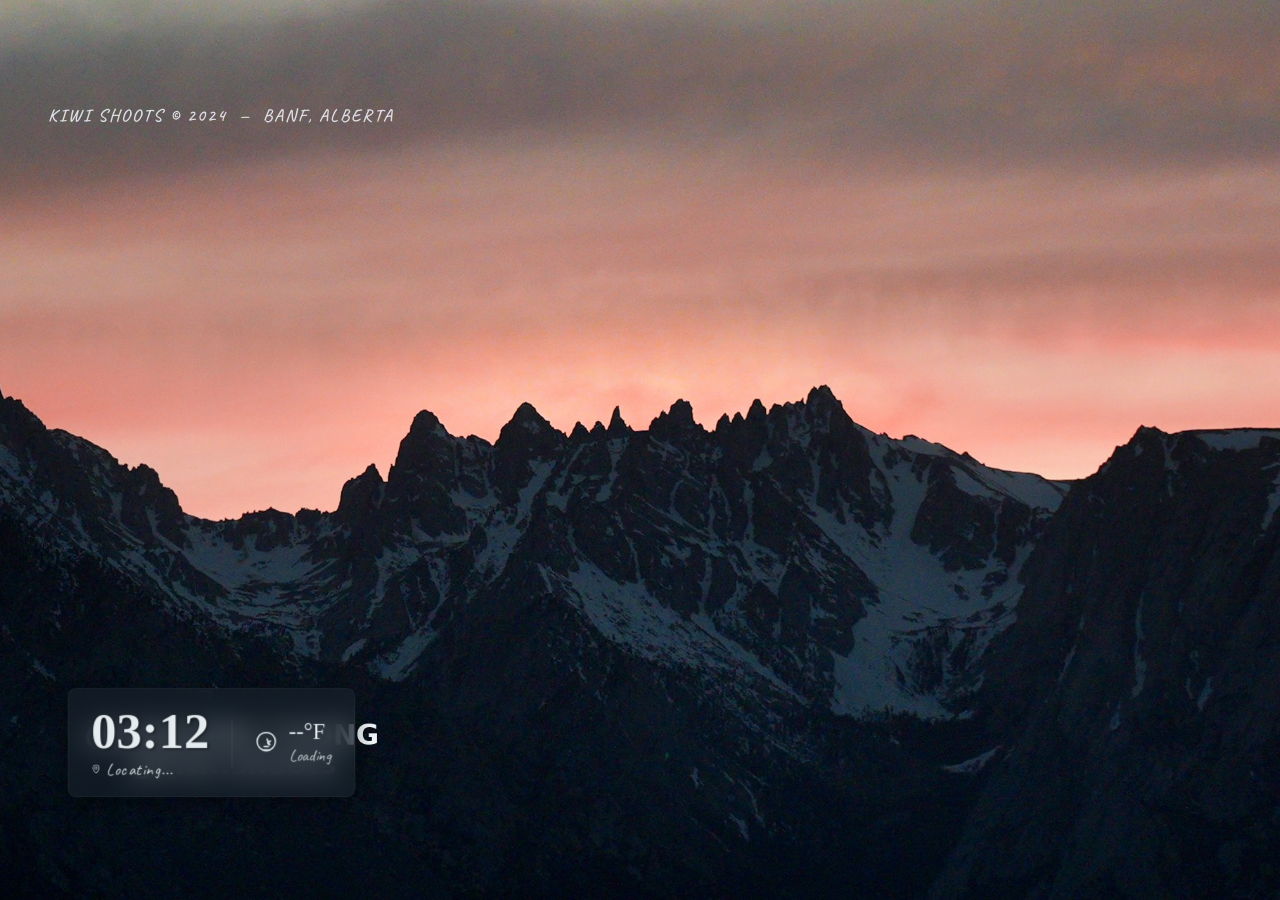
<file: index.html>
<!DOCTYPE html>
<html lang="en">

<head>
    <meta charset="UTF-8">
    <meta name="viewport" content="width=device-width, initial-scale=1.0">
    <title>Kiwi Shoots - Photography Portfolio</title>
    <meta name="description" content="Showcase of stunning photography with a rotating gallery.">
    <link rel="preconnect" href="https://fonts.googleapis.com">
    <link rel="preconnect" href="https://fonts.gstatic.com" crossorigin>
    <link href="https://fonts.googleapis.com/css2?family=Caveat:wght@400;600;700&family=Permanent+Marker&display=swap"
        rel="stylesheet">
    <link rel="stylesheet" href="style.css">
</head>

<body>
    <div id="bg-container">
        <!-- Background images injected via JS -->
    </div>

    <nav id="navbar" class="hidden">
        <div class="logo">Kiwi shoots</div>
        <div class="nav-links">
            <a href="index.html" class="active">Home</a>
            <a href="gallery.html">Gallery</a>
            <a href="contact.html">Contact/Prints</a>
        </div>
        <div class="nav-icons">
            <!-- Shopping bag removed -->
        </div>
    </nav>

    <div id="widget">
        <div class="time-container">
            <h1 id="clock">--:--</h1>
            <p id="location-text">
                <svg id="pin-icon" xmlns="http://www.w3.org/2000/svg" width="14" height="14" fill="currentColor"
                    viewBox="0 0 256 256">
                    <path
                        d="M128,64a40,40,0,1,0,40,40A40,40,0,0,0,128,64Zm0,64a24,24,0,1,1,24-24A24,24,0,0,1,128,128Zm0-112a88.1,88.1,0,0,0-88,88c0,31.4,14.51,64.41,42.29,96.25,23.36,26.78,41.44,39.63,42.1,40.09a8,8,0,0,0,9.22,0c.66-.46,18.74-13.31,42.1-40.09C203.49,168.41,216,135.4,216,104A88.1,88.1,0,0,0,128,16Zm0,210.63c-16.22-12.72-72-59.51-72-122.63a72,72,0,0,1,144,0C200,167.14,144.22,213.91,128,226.63Z">
                    </path>
                </svg>
                <span id="loc-name">Locating...</span>
            </p>
        </div>
        <div class="divider"></div>
        <div class="weather-container">
            <svg id="weather-icon" xmlns="http://www.w3.org/2000/svg" width="32" height="32" fill="currentColor"
                viewBox="0 0 256 256">
                <path
                    d="M160,208a8,8,0,0,1-8,8H104a8,8,0,0,1,0-16h48A8,8,0,0,1,160,208Zm-8-48H104a8,8,0,0,0,0,16h48a8,8,0,0,0,0-16Zm21.6-47c-5.26,3.06-8,9.75-6.84,15.65.65,3.31,2.5,9,8,13.88a8,8,0,0,1-5.32,14C154.55,156.45,142.3,144,136,128a8,8,0,0,1,14.8-6.09,24,24,0,0,0,5.85,7.91,4,4,0,0,0-4-6.84c-13.43-8-27-28-21.73-44a8,8,0,1,1,15.2,5.1c-1.39,4.2.14,10.62,5.74,15.68A27.24,27.24,0,0,0,168,103,8,8,0,1,1,173.6,113ZM240,112A112,112,0,1,1,128,0,112.13,112.13,0,0,1,240,112Zm-16,0a96,96,0,1,0-96,96A96.11,96.11,0,0,0,224,112Z">
                </path>
            </svg>
            <div class="weather-info">
                <span id="weather-temp">--°F</span>
                <span id="weather-desc">Loading</span>
            </div>
        </div>
    </div>

    <div id="photo-info">SLEEPY WINTER SERIES &copy; 2024</div>



    <script src="script.js"></script>
</body>

</html>
</file>
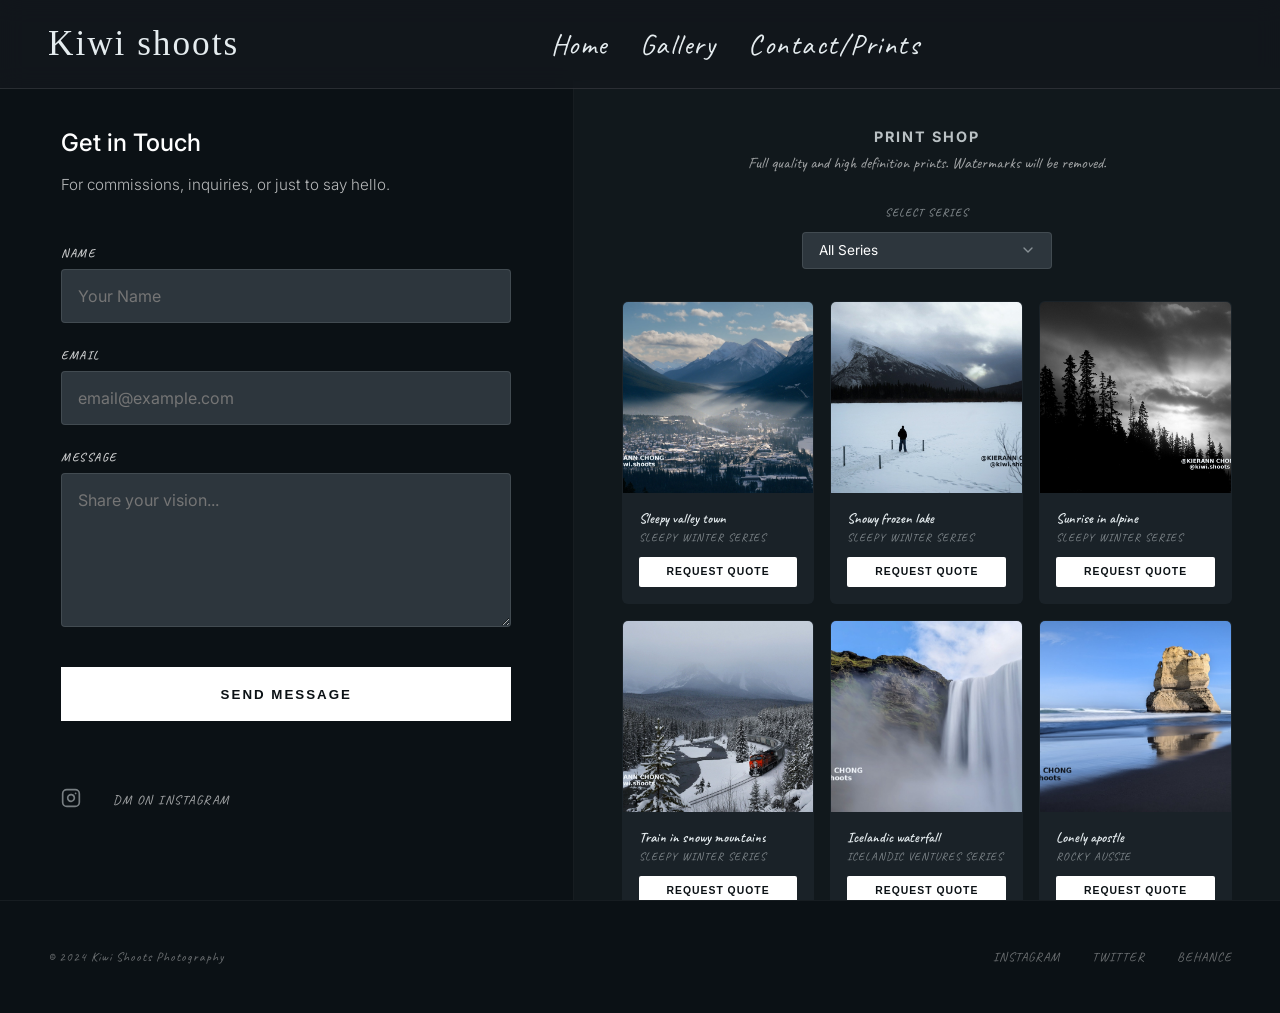
<file: contact.html>
<!DOCTYPE html>
<html lang="en">
<head>
    <meta charset="UTF-8">
    <meta name="viewport" content="width=device-width, initial-scale=1.0">
    <title>Contact & Prints - Kiwi Shoots</title>
    <link rel="preconnect" href="https://fonts.googleapis.com">
    <link rel="preconnect" href="https://fonts.gstatic.com" crossorigin>
    <link href="https://fonts.googleapis.com/css2?family=Caveat:wght@400;600;700&family=Permanent+Marker&family=Inter:wght@300;400;500;600;700&display=swap" rel="stylesheet">
    <link rel="stylesheet" href="style.css">
    <link rel="stylesheet" href="contact.css">
</head>
<body>
    <nav id="navbar">
        <div class="logo">Kiwi shoots</div>
        <div class="nav-links">
            <a href="index.html">Home</a>
            <a href="gallery.html">Gallery</a>
            <a href="contact.html" class="active">Contact/Prints</a>
        </div>
        <div class="nav-icons">
            <!-- Shopping bag removed as per request -->
        </div>
    </nav>

    <main class="contact-container">
        <!-- Left: Contact Form -->
        <section class="contact-left">
            <div class="contact-form-wrapper">
                <header class="section-header">
                    <h2 class="section-tag">Get in Touch</h2>
                    <p class="section-desc">For commissions, inquiries, or just to say hello.</p>
                </header>

                <form id="quote-form" class="quote-form" action="https://formspree.io/f/mgorvqad" method="POST">
                    <div class="form-group">
                        <label for="name">NAME</label>
                        <input type="text" id="name" name="name" placeholder="Your Name" required>
                    </div>
                    <div class="form-group">
                        <label for="email">EMAIL</label>
                        <input type="email" id="email" name="_replyto" placeholder="email@example.com" required>
                    </div>
                    <div class="form-group">
                        <label for="message">MESSAGE</label>
                        <textarea id="message" name="message" rows="6" placeholder="Share your vision..." required></textarea>
                    </div>
                    <!-- Anti-spam hidden field -->
                    <input type="text" name="_gotcha" style="display:none">
                    <button type="submit" class="submit-btn" id="submit-btn">SEND MESSAGE</button>
                    <div id="form-status" class="form-status"></div>
                </form>

                <footer class="social-links">
                    <div class="social-share-icon">
                        <svg width="20" height="20" viewBox="0 0 24 24" fill="none" stroke="currentColor" stroke-width="2" stroke-linecap="round" stroke-linejoin="round" class="instagram-icon">
                          <rect x="2" y="2" width="20" height="20" rx="5" ry="5"></rect>
                          <path d="M16 11.37A4 4 0 1 1 12.63 8 4 4 0 0 1 16 11.37z"></path>
                          <line x1="17.5" y1="6.5" x2="17.51" y2="6.5"></line>
                        </svg>
                    </div>
                    <a href="https://ig.me/m/shoots.kiwi" target="_blank" class="social-link dm-btn">DM ON INSTAGRAM</a>
                </footer>
            </div>
        </section>

        <!-- Right: Print Exhibition -->
        <section class="contact-right">
            <div class="exhibition-wrapper">
                <header class="exhibition-header">
                    <h2 class="exhibition-tag">Print Shop</h2>
                    <p class="exhibition-desc">Full quality and high definition prints. Watermarks will be removed.</p>
                </header>

                <div class="series-selector">
                    <label for="series-dropdown">SELECT SERIES</label>
                    <div class="dropdown-wrapper">
                        <select id="series-dropdown">
                            <option value="all">All Series</option>
                            <!-- Options populated via JS -->
                        </select>
                        <div class="dropdown-icon">
                            <svg xmlns="http://www.w3.org/2000/svg" width="16" height="16" viewBox="0 0 24 24" fill="none" stroke="currentColor" stroke-width="2" stroke-linecap="round" stroke-linejoin="round"><path d="m6 9 6 6 6-6"/></svg>
                        </div>
                    </div>
                </div>

                <div id="prints-grid" class="prints-grid">
                    <!-- Photo cards injected via JS -->
                    <div class="loading-indicator">Loading collection...</div>
                </div>
            </div>
        </section>
    </main>

    <footer class="main-footer">
        <div class="footer-left">&copy; 2024 Kiwi Shoots Photography</div>
        <div class="footer-links">
            <a href="#">INSTAGRAM</a>
            <a href="#">TWITTER</a>
            <a href="#">BEHANCE</a>
        </div>
    </footer>

    <script src="contact.js"></script>
</body>
</html>
</file>
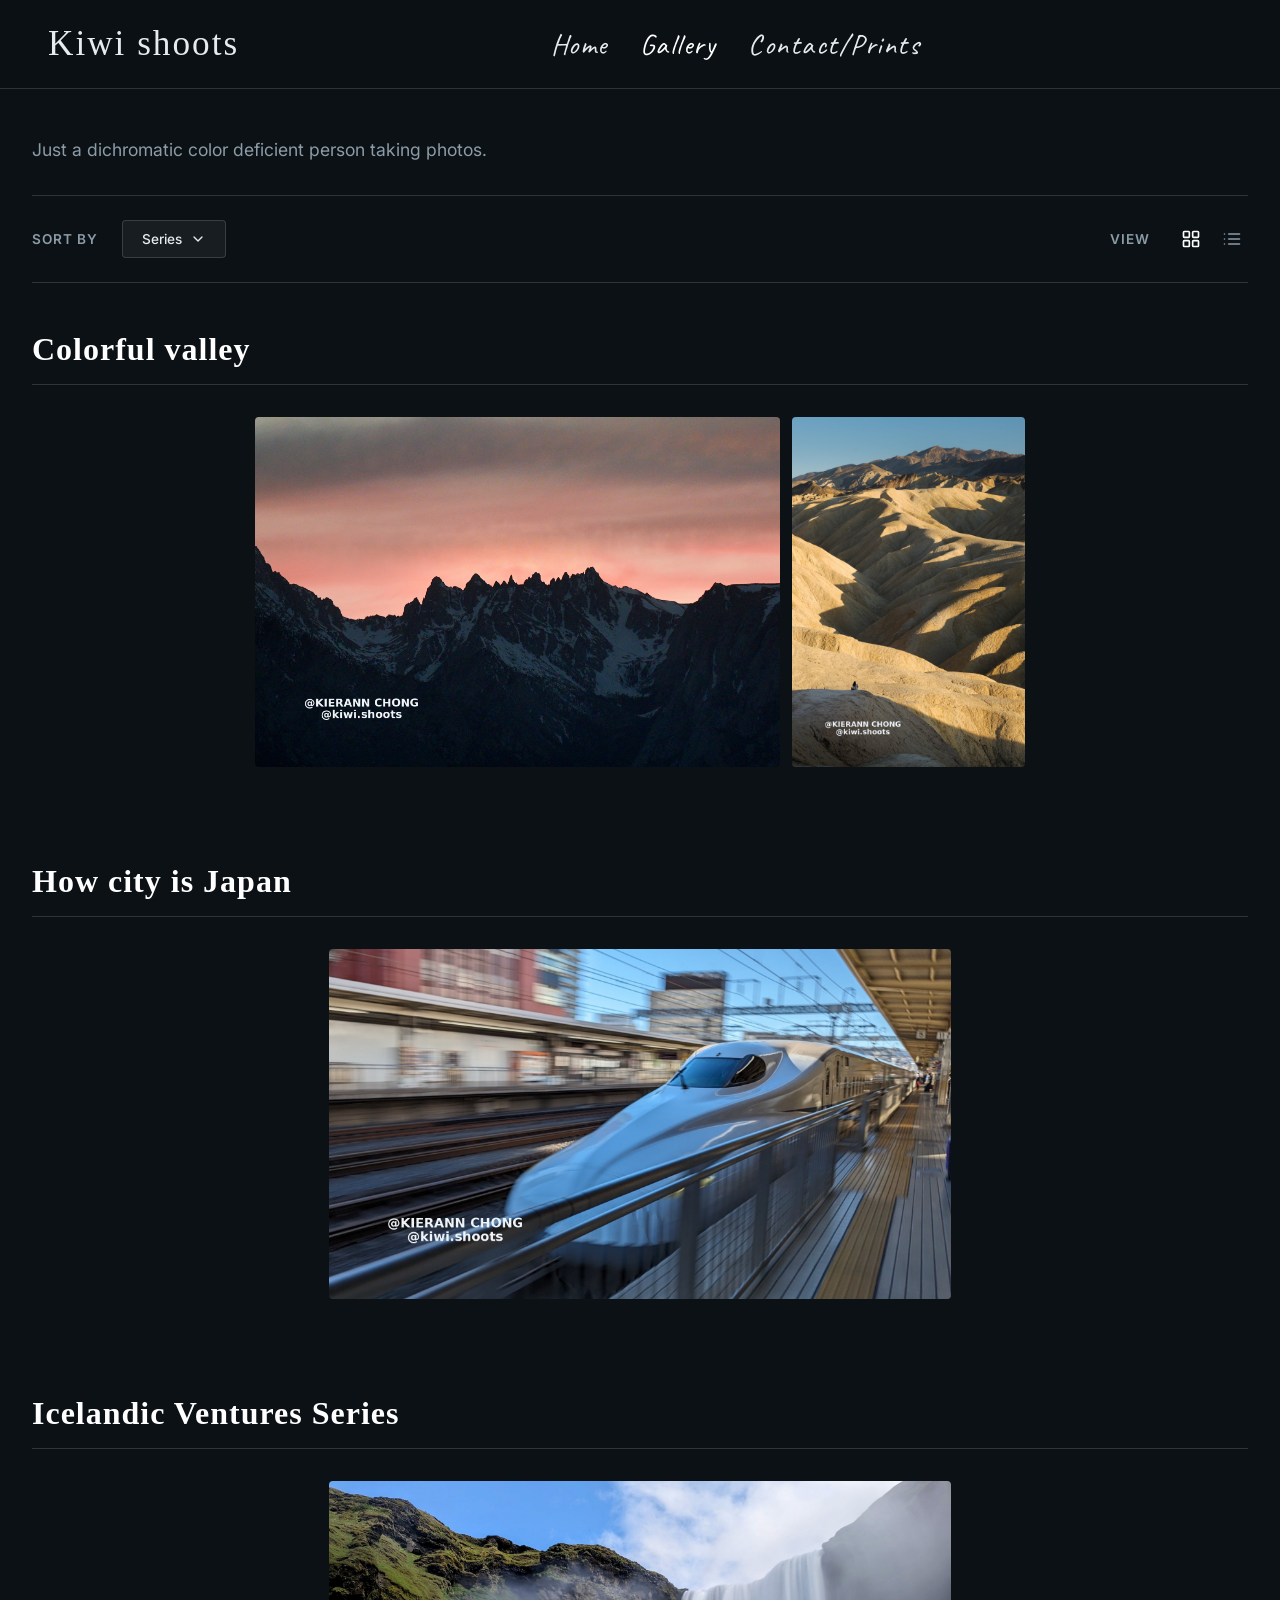
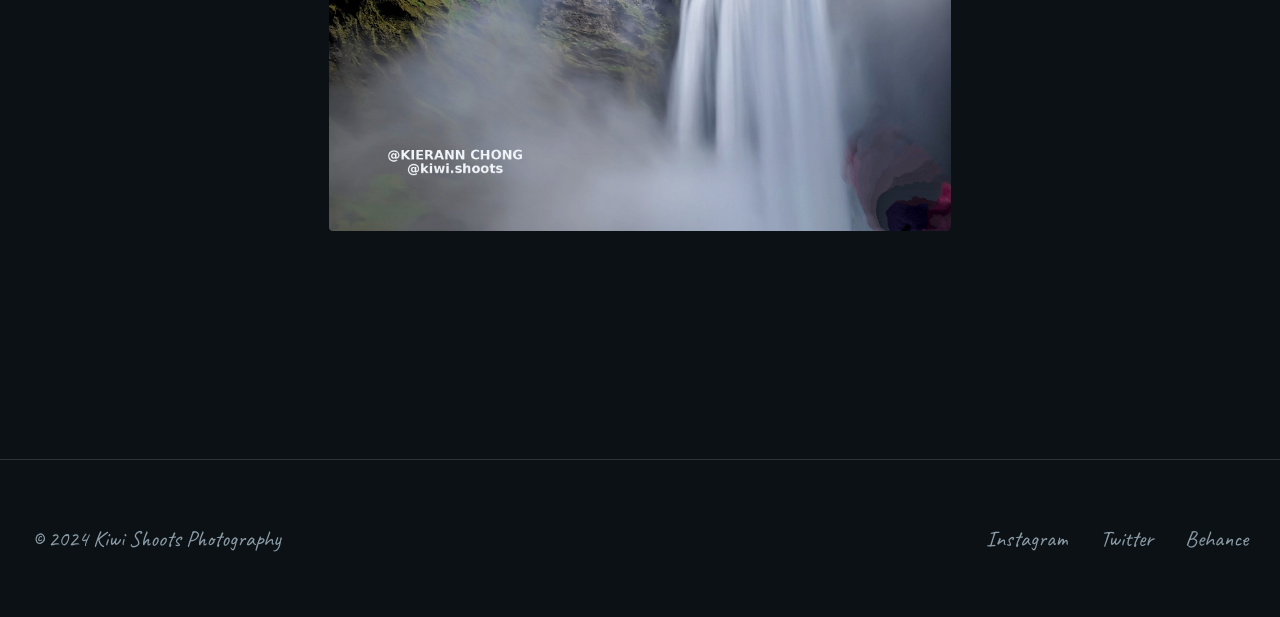
<file: gallery.html>
<!DOCTYPE html>
<html lang="en">

<head>
    <meta charset="UTF-8">
    <meta name="viewport" content="width=device-width, initial-scale=1.0">
    <title>Gallery - Kiwi Shoots</title>
    <meta name="description" content="A curated exploration of light, shadow, and the silent narratives found within the natural and built world.">
    <link rel="preconnect" href="https://fonts.googleapis.com">
    <link rel="preconnect" href="https://fonts.gstatic.com" crossorigin>
    <link href="https://fonts.googleapis.com/css2?family=Caveat:wght@400;600;700&family=Permanent+Marker&family=Inter:wght@300;400;500;600;700&display=swap" rel="stylesheet">
    <link rel="stylesheet" href="style.css">
    <link rel="stylesheet" href="gallery.css">
</head>

<body>
    <nav id="navbar">
        <div class="logo">Kiwi shoots</div>
        <div class="nav-links">
            <a href="index.html">Home</a>
            <a href="gallery.html" class="active">Gallery</a>
            <a href="contact.html">Contact/Prints</a>
        </div>
        <div class="nav-icons">
            <!-- Shopping bag removed -->
        </div>
    </nav>

    <main class="gallery-page-container">
        <header class="gallery-header">
            <p class="gallery-subtitle">Just a dichromatic color deficient person taking photos.</p>
        </header>

        <div class="gallery-controls">
            <div class="control-group sort-group">
                <span class="control-label">SORT BY</span>
                <div class="control-dropdowns">
                    <button class="dropdown-btn" id="sort-btn">Series <svg xmlns="http://www.w3.org/2000/svg" width="16" height="16" viewBox="0 0 24 24" fill="none" stroke="currentColor" stroke-width="2" stroke-linecap="round" stroke-linejoin="round"><path d="m6 9 6 6 6-6"/></svg></button>
                </div>
            </div>
            
            <div class="control-group view-group">
                <span class="control-label">VIEW</span>
                <div class="view-toggles">
                    <button class="view-btn active" title="Justified Grid">
                        <svg xmlns="http://www.w3.org/2000/svg" width="20" height="20" viewBox="0 0 24 24" fill="none" stroke="currentColor" stroke-width="2" stroke-linecap="round" stroke-linejoin="round"><rect width="7" height="7" x="3" y="3" rx="1"/><rect width="7" height="7" x="14" y="3" rx="1"/><rect width="7" height="7" x="14" y="14" rx="1"/><rect width="7" height="7" x="3" y="14" rx="1"/></svg>
                    </button>
                    <button class="view-btn" title="List">
                        <svg xmlns="http://www.w3.org/2000/svg" width="20" height="20" viewBox="0 0 24 24" fill="none" stroke="currentColor" stroke-width="2" stroke-linecap="round" stroke-linejoin="round"><line x1="8" x2="21" y1="6" y2="6"/><line x1="8" x2="21" y1="12" y2="12"/><line x1="8" x2="21" y1="18" y2="18"/><line x1="3" x2="3.01" y1="6" y2="6"/><line x1="3" x2="3.01" y1="12" y2="12"/><line x1="3" x2="3.01" y1="18" y2="18"/></svg>
                    </button>
                </div>
            </div>
        </div>

        <section id="gallery-grid" class="justified-grid">
            <!-- Images will be dynamically injected here via gallery.js -->
        </section>

        <div id="scroll-sentinel" style="height: 100px; margin-top: 2rem;"></div>
    </main>

    <footer class="gallery-footer">
        <div class="footer-left">
            &copy; 2024 Kiwi Shoots Photography
        </div>
        <div class="footer-right">
            <a href="#">Instagram</a>
            <a href="#">Twitter</a>
            <a href="#">Behance</a>
        </div>
    </footer>

    <script src="gallery.js"></script>
</body>

</html>
</file>
<file: style.css>
:root {
    --bg-color: #0b1115;
    --text-color: #e5ecef;
    --nav-bg: rgba(20, 25, 30, 0.7);
    --widget-bg: rgba(25, 35, 45, 0.6);
    --border-color: rgba(255, 255, 255, 0.1);
    --widget-margin-x: 0px;
    --widget-margin-y: 0px;
    --widget-scale: 1;
}

* {
    margin: 0;
    padding: 0;
    box-sizing: border-box;
}

body {
    background-color: var(--bg-color);
    color: var(--text-color);
    font-family: 'Caveat', cursive;
    overflow: hidden;
    font-size: 1.5rem;
}

/* Background image system */
#bg-container {
    position: absolute;
    top: 0;
    left: 0;
    width: 100vw;
    height: 100vh;
    z-index: -1;
    background: #000;
}

.bg-image {
    position: absolute;
    top: 0;
    left: 0;
    width: 100%;
    height: 100%;
    object-fit: cover;
    opacity: 0;
    transition: opacity 2s ease-in-out;
    pointer-events: none;
    z-index: -2;
}

.bg-image.active {
    opacity: 1;
    pointer-events: auto;
    z-index: -1;
}

/* Nav Bar */
#navbar {
    display: flex;
    justify-content: space-between;
    align-items: center;
    padding: 1.5rem 3rem;
    background: var(--nav-bg);
    backdrop-filter: blur(12px);
    -webkit-backdrop-filter: blur(12px);
    border-bottom: 1px solid var(--border-color);
    position: fixed;
    top: 0;
    left: 0;
    width: 100%;
    z-index: 100;
    transition: transform 0.4s ease-out, opacity 0.4s ease-out;
}

#navbar.hidden {
    transform: translateY(-100%);
    opacity: 0;
}

.logo {
    font-family: 'Permanent Marker', cursive;
    font-size: 2.2rem;
    letter-spacing: 2px;
}

.nav-links {
    display: flex;
    gap: 2rem;
}

.nav-links a {
    color: var(--text-color);
    text-decoration: none;
    font-size: 1.8rem;
    letter-spacing: 1.5px;
    transition: color 0.3s;
}

.nav-links a:hover {
    color: #ffffff;
    text-shadow: 0 0 10px rgba(255,255,255,0.5);
}

/* Widget */
#widget, .ghost-widget {
    position: absolute;
    display: flex;
    align-items: center;
    background: var(--widget-bg);
    backdrop-filter: blur(20px);
    -webkit-backdrop-filter: blur(20px);
    border-radius: 12px;
    padding: 1.5rem 2rem;
    border: 1px solid var(--border-color);
    box-shadow: 0 8px 32px rgba(0, 0, 0, 0.4);
    z-index: 50;
    transition: transform 0.3s cubic-bezier(0.2, 0, 0.2, 1), box-shadow 0.3s;
    transform: scale(var(--widget-scale));
    opacity: 1;
}

.ghost-widget {
    transition: opacity 2s ease-in-out;
    pointer-events: none;
    z-index: 49;
}

#widget.anim-fade-in {
    animation: widgetFadeIn 2s ease-in-out;
}

@keyframes widgetFadeIn {
    0% { opacity: 0; }
    100% { opacity: 1; }
}

#widget:hover {
    transform: scale(var(--widget-scale)) translateY(-5px);
    box-shadow: 0 12px 40px rgba(0, 0, 0, 0.6);
}

.time-container {
    display: flex;
    flex-direction: column;
}

#clock {
    font-family: 'Permanent Marker', cursive;
    font-size: 4.5rem;
    line-height: 1;
    margin-bottom: 0.2rem;
    text-shadow: 2px 2px 4px rgba(0,0,0,0.5);
}

#location-text {
    display: flex;
    align-items: center;
    gap: 0.5rem;
    font-size: 1.5rem;
    opacity: 0.9;
    letter-spacing: 1px;
}

.divider {
    width: 1px;
    height: 70px;
    background-color: var(--border-color);
    margin: 0 2rem;
}

.weather-container {
    display: flex;
    align-items: center;
    gap: 1rem;
}

.weather-info {
    display: flex;
    flex-direction: column;
}

#weather-temp {
    font-family: 'Permanent Marker', cursive;
    font-size: 2rem;
}

#weather-desc {
    font-size: 1.5rem;
    opacity: 0.8;
}

/* Photo Info */
#photo-info {
    position: absolute;
    top: 6.5rem;
    left: 3rem;
    letter-spacing: 2px;
    font-size: 1.1rem;
    font-weight: 600;
    white-space: nowrap;
    z-index: 50;
    transition: transform 0.4s ease-out, color 0.8s ease-in-out;
}

#photo-info.nav-hidden {
    transform: translateY(-3.5rem);
}



/* Dynamic Positioning Classes for Widget */
.corner-bottom-left { bottom: calc(var(--widget-margin-y) - 1.5rem); left: calc(var(--widget-margin-x) - 1.5rem); top: auto; right: auto; }
.corner-bottom-right { bottom: calc(var(--widget-margin-y) - 1.5rem); right: calc(var(--widget-margin-x) - 1.5rem); top: auto; left: auto; }
.corner-top-left { top: calc(var(--widget-margin-y) - 1.5rem); left: calc(var(--widget-margin-x) - 1.5rem); bottom: auto; right: auto; margin-top: 5rem; }
.corner-top-right { top: calc(var(--widget-margin-y) - 1.5rem); right: calc(var(--widget-margin-x) - 1.5rem); bottom: auto; left: auto; margin-top: 5rem; }
</file>
<file: contact.css>
:root {
    --contact-bg-left: #0b1115;
    --contact-bg-right: #11181c;
    --input-bg: #2d363d;
    --accent-white: #ffffff;
    --accent-dark: #0b1115;
    --font-main: 'Inter', sans-serif;
}

body {
    overflow: hidden; /* Lock main viewport scroll on desktop */
}

/* On mobile, allow body scroll if columns stack */
@media (max-width: 900px) {
    body {
        overflow: auto;
    }
}

.contact-container {
    display: flex;
    height: calc(100vh - 80px); /* Fill remaining height after navbar */
    margin-top: 80px;
    overflow: hidden;
}

/* Left Column - Contact (Fixed) */
.contact-left {
    flex: 1;
    background-color: var(--contact-bg-left);
    display: flex;
    justify-content: center;
    padding: 3rem 2rem;
    border-right: 1px solid rgba(255,255,255,0.05);
    overflow: hidden;
}

.contact-form-wrapper {
    width: 100%;
    max-width: 450px;
}

.section-header {
    margin-bottom: 3rem;
}

.section-tag {
    font-family: var(--font-main);
    font-size: 1.5rem;
    font-weight: 500;
    margin-bottom: 1rem;
    color: var(--accent-white);
}

.section-desc {
    font-family: var(--font-main);
    font-size: 0.95rem;
    line-height: 1.6;
    color: rgba(255,255,255,0.7);
    font-weight: 300;
}

.quote-form {
    display: flex;
    flex-direction: column;
    gap: 1.5rem;
}

.form-group {
    display: flex;
    flex-direction: column;
    gap: 0.5rem;
}

.form-group label {
    font-size: 0.75rem;
    font-weight: 600;
    letter-spacing: 1.5px;
    color: rgba(255,255,255,0.8);
}

.form-group input,
.form-group textarea {
    background-color: var(--input-bg);
    border: 1px solid rgba(255,255,255,0.1);
    border-radius: 4px;
    padding: 1rem;
    color: var(--accent-white);
    font-family: var(--font-main);
    font-size: 1rem;
    transition: border-color 0.3s, box-shadow 0.3s;
}

.form-group input:focus,
.form-group textarea:focus {
    outline: none;
    border-color: rgba(255,255,255,0.4);
    box-shadow: 0 0 0 2px rgba(255,255,255,0.05);
}

.submit-btn {
    background-color: var(--accent-white);
    color: var(--accent-dark);
    border: none;
    padding: 1.2rem;
    font-weight: 700;
    letter-spacing: 2px;
    cursor: pointer;
    margin-top: 1rem;
    transition: transform 0.2s, background-color 0.2s;
}

.submit-btn:hover {
    background-color: #f0f0f0;
    transform: translateY(-2px);
}

.social-links {
    margin-top: 2.5rem; /* Moved up from 5rem */
    display: flex;
    align-items: center;
    gap: 2rem;
}

.social-share-icon {
    opacity: 0.5;
}

.social-link {
    color: rgba(255,255,255,0.6);
    text-decoration: none;
    font-size: 0.8rem;
    letter-spacing: 1.5px;
    font-weight: 500;
    transition: color 0.3s;
}

.social-link:hover {
    color: var(--accent-white);
}

/* Right Column - Exhibition (Scrollable) */
.contact-right {
    flex: 1.2;
    background-color: var(--contact-bg-right);
    padding: 3rem;
    overflow-y: auto;
    scrollbar-width: thin;
    scrollbar-color: rgba(255,255,255,0.1) transparent;
}

/* Custom scrollbar for Webkit */
.contact-right::-webkit-scrollbar {
    width: 6px;
}

.contact-right::-webkit-scrollbar-track {
    background: transparent;
}

.contact-right::-webkit-scrollbar-thumb {
    background: rgba(255,255,255,0.1);
    border-radius: 10px;
}

.contact-right::-webkit-scrollbar-thumb:hover {
    background: rgba(255,255,255,0.2);
}

.exhibition-wrapper {
    width: 100%;
    margin: 0 auto;
}

.exhibition-header {
    margin-bottom: 2rem;
    text-align: center;
}

.exhibition-tag {
    font-family: var(--font-main);
    font-size: 0.9rem;
    text-transform: uppercase;
    letter-spacing: 2px;
    margin-bottom: 0.5rem;
    opacity: 0.8;
}

.exhibition-desc {
    font-size: 1rem;
    color: rgba(255,255,255,0.6);
}

.series-selector {
    margin-bottom: 2rem;
    display: flex;
    flex-direction: column;
    align-items: center;
}

.series-selector label {
    display: block;
    font-size: 0.7rem;
    font-weight: 600;
    letter-spacing: 1px;
    margin-bottom: 0.8rem;
    opacity: 0.5;
}

.dropdown-wrapper {
    position: relative;
    width: 100%;
    max-width: 250px;
}

#series-dropdown {
    width: 100%;
    background: var(--input-bg);
    border: 1px solid rgba(255,255,255,0.1);
    color: white;
    padding: 0.6rem 1rem;
    appearance: none;
    cursor: pointer;
    font-family: var(--font-main);
    font-size: 0.85rem;
    border-radius: 4px;
}

.dropdown-icon {
    position: absolute;
    right: 1rem;
    top: 50%;
    transform: translateY(-50%);
    pointer-events: none;
    opacity: 0.5;
}

.prints-grid {
    display: grid;
    grid-template-columns: repeat(3, 1fr);
    gap: 1rem;
}

.print-card {
    background-color: #1a2228;
    border-radius: 6px;
    overflow: hidden;
    transition: transform 0.3s ease, border-color 0.3s;
    border: 1px solid transparent;
}

.print-card:hover {
    transform: translateY(-3px);
    border-color: rgba(255,255,255,0.1);
}

.print-img-container {
    width: 100%;
    aspect-ratio: 1 / 1; /* Square for denser grid preview */
    overflow: hidden;
    position: relative;
    background: #000;
}

.print-img-container img {
    width: 100%;
    height: 100%;
    object-fit: cover;
}

.print-info {
    padding: 1rem;
    display: flex;
    flex-direction: column;
    gap: 0.8rem;
    align-items: flex-start;
}

.print-text h3 {
    font-size: 0.9rem;
    font-weight: 600;
    margin-bottom: 0.2rem;
    white-space: nowrap;
    overflow: hidden;
    text-overflow: ellipsis;
    max-width: 100%;
}

.print-series {
    font-size: 0.7rem;
    opacity: 0.5;
    text-transform: uppercase;
    letter-spacing: 1px;
}

.request-btn {
    background-color: var(--accent-white);
    color: var(--accent-dark);
    border: none;
    padding: 0.6rem 1rem;
    font-weight: 700;
    font-size: 0.65rem;
    letter-spacing: 1px;
    cursor: pointer;
    border-radius: 2px;
    width: 100%;
    text-align: center;
}

.request-btn:hover {
    background-color: #e0e0e0;
}

/* Footer */
.main-footer {
    display: flex;
    justify-content: space-between;
    padding: 3rem;
    background-color: var(--contact-bg-left);
    border-top: 1px solid rgba(255,255,255,0.05);
    font-size: 0.8rem;
    color: rgba(255,255,255,0.4);
    letter-spacing: 1px;
}

.footer-links {
    display: flex;
    gap: 2rem;
}

.footer-links a {
    color: inherit;
    text-decoration: none;
    transition: color 0.3s;
}

.footer-links a:hover {
    color: white;
}

/* Responsive */
@media (max-width: 900px) {
    .contact-container {
        flex-direction: column;
    }
    .contact-left, .contact-right {
        border: none;
        padding: 4rem 2rem;
    }
    .main-footer {
        flex-direction: column;
        gap: 2rem;
        align-items: center;
        text-align: center;
    }
}
</file>
<file: gallery.css>
/* Gallery Page Styles */

:root {
    --gallery-bg: #0b1115;
    --gallery-text: #e5ecef;
    --gallery-muted: #8b9ca7;
    --gallery-accent: #ffffff;
    --gallery-border: rgba(255, 255, 255, 0.15);
    --font-heading: 'Inter', sans-serif;
    --font-body: 'Inter', sans-serif;
}

body {
    background-color: var(--gallery-bg);
    color: var(--gallery-text);
    /* Font family inherited from style.css */
    overflow-y: auto;
    overflow-x: hidden;
    margin: 0;
}

/* Nav adjustments for Gallery page - inheriting fonts from style.css */
#navbar {
    position: sticky;
    top: 0;
    transition: transform 0.4s ease-out, background-color 0.4s ease-out;
    background: rgba(11, 17, 21, 0.9);
    border-bottom: 1px solid var(--gallery-border);
    display: flex; /* Ensure layout remains consistent */
    justify-content: space-between;
    align-items: center;
    padding: 1.5rem 3rem;
    z-index: 100;
}

.nav-links a.active {
    color: var(--gallery-accent);
}

/* Page Layout */
.gallery-page-container {
    max-width: 1400px;
    margin: 0 auto;
    padding: 3rem 2rem 2rem;
}

/* Header */
.gallery-header {
    margin-bottom: 2rem;
    max-width: 800px;
}

.gallery-title {
    font-family: var(--font-heading);
    font-weight: 700;
    font-size: 3rem;
    line-height: 1.1;
    margin-bottom: 0.5rem;
    letter-spacing: -1px;
    color: var(--gallery-accent);
}

.gallery-subtitle {
    font-size: 1.1rem;
    line-height: 1.5;
    color: var(--gallery-muted);
    font-weight: 400;
    font-family: 'Inter', sans-serif; /* Consisteny with contact page descriptions */
}

/* Controls */
.gallery-controls {
    display: flex;
    justify-content: space-between;
    align-items: center;
    border-top: 1px solid var(--gallery-border);
    border-bottom: 1px solid var(--gallery-border);
    padding: 1.5rem 0;
    margin-bottom: 3rem;
    font-size: 0.85rem;
    font-family: 'Inter', sans-serif;
    text-transform: uppercase;
    font-weight: 600;
    letter-spacing: 1px;
}

.control-group {
    display: flex;
    align-items: center;
    gap: 1.5rem;
}

.control-label {
    color: var(--gallery-muted);
}

.control-dropdowns {
    display: flex;
    gap: 1rem;
}

.dropdown-btn {
    background: rgba(255,255,255,0.05);
    border: 1px solid var(--gallery-border);
    color: var(--gallery-text);
    padding: 0.6rem 1.2rem;
    border-radius: 4px;
    cursor: pointer;
    font-family: 'Inter', sans-serif;
    font-size: 0.85rem;
    font-weight: 500;
    display: flex;
    align-items: center;
    gap: 0.5rem;
    transition: background 0.2s, border-color 0.2s;
}

.dropdown-btn:hover {
    background: rgba(255,255,255,0.1);
    border-color: rgba(255,255,255,0.3);
}

.view-toggles {
    display: flex;
    gap: 0.5rem;
}

.view-btn {
    background: transparent;
    border: none;
    color: var(--gallery-muted);
    cursor: pointer;
    padding: 0.4rem;
    border-radius: 4px;
    transition: color 0.2s, background 0.2s;
    display: flex;
}

.view-btn:hover {
    color: var(--gallery-accent);
    background: rgba(255,255,255,0.05);
}

.view-btn.active {
    color: var(--gallery-accent);
}

/* Series Grouping */
.series-section {
    margin-bottom: 6rem; /* The gap between series */
}

.series-header {
    margin-bottom: 2rem;
    border-bottom: 1px solid var(--gallery-border);
    padding-bottom: 1rem;
}

.series-name {
    font-family: 'Permanent Marker', cursive;
    font-size: 2rem;
    letter-spacing: 1px;
    color: var(--gallery-accent);
    text-transform: none;
}

.justified-grid {
    display: flex;
    flex-wrap: wrap;
    gap: 12px;
    justify-content: center;
}

.grid-item {
    position: relative;
    height: 350px;
    overflow: hidden;
    cursor: pointer;
    border-radius: 4px;
    transition: opacity 0.4s ease;
    opacity: 1; /* Default to visible since we fade in via JS */
}

/* Micro animations for layout items */
.grid-item:hover {
    z-index: 10;
}

.grid-item img {
    height: 100%;
    width: 100%;
    object-fit: contain;
    vertical-align: bottom;
    transition: transform 0.6s cubic-bezier(0.25, 0.46, 0.45, 0.94), filter 0.6s;
    background-color: rgba(255,255,255,0.05);
}

.grid-item:hover img {
    transform: scale(1.03);
    filter: brightness(1.1);
}

/* Metadata overlay on hover */
.item-overlay {
    position: absolute;
    bottom: 0;
    left: 0;
    width: 100%;
    padding: 4rem 1.5rem 1.5rem;
    background: linear-gradient(to top, rgba(0,0,0,0.8) 0%, rgba(0,0,0,0) 100%);
    opacity: 0;
    transition: opacity 0.3s ease;
    display: flex;
    flex-direction: column;
    pointer-events: none;
}

.grid-item:hover .item-overlay {
    opacity: 1;
}

.overlay-series {
    font-family: 'Caveat', cursive;
    font-size: 1.2rem;
    color: var(--gallery-muted);
    margin-bottom: 0.1rem;
    font-weight: 600;
}

.overlay-location {
    font-family: 'Caveat', cursive;
    font-size: 1.6rem;
    color: var(--gallery-accent);
    font-weight: 700;
}

@keyframes fadeIn {
    to { opacity: 1; }
}

/* Footer / Load More */
.load-more-container {
    display: flex;
    justify-content: center;
    margin: 4rem 0;
}

.load-more-btn {
    background: var(--gallery-accent);
    color: var(--gallery-bg);
    border: none;
    padding: 1rem 2.5rem;
    font-family: 'Inter', sans-serif;
    font-size: 0.9rem;
    font-weight: 700;
    letter-spacing: 1px;
    cursor: pointer;
    border-radius: 4px;
    transition: transform 0.2s, box-shadow 0.2s;
}

.load-more-btn:hover {
    transform: translateY(-2px);
    box-shadow: 0 10px 20px rgba(255,255,255,0.15);
}

.gallery-footer {
    display: flex;
    justify-content: space-between;
    padding: 4rem 2rem;
    border-top: 1px solid var(--gallery-border);
    font-size: 1.4rem;
    font-family: 'Caveat', cursive;
    color: var(--gallery-muted);
}

.footer-right {
    display: flex;
    gap: 2rem;
}

.footer-right a {
    color: var(--gallery-muted);
    text-decoration: none;
    transition: color 0.2s;
}

.footer-right a:hover {
    color: var(--gallery-accent);
}

/* Responsive adjustments */
@media (max-width: 768px) {
    .gallery-title {
        font-size: 3rem;
    }
    .grid-item {
        height: 200px;
    }
    .gallery-controls {
        flex-direction: column;
        align-items: flex-start;
        gap: 1.5rem;
    }
}
</file>
